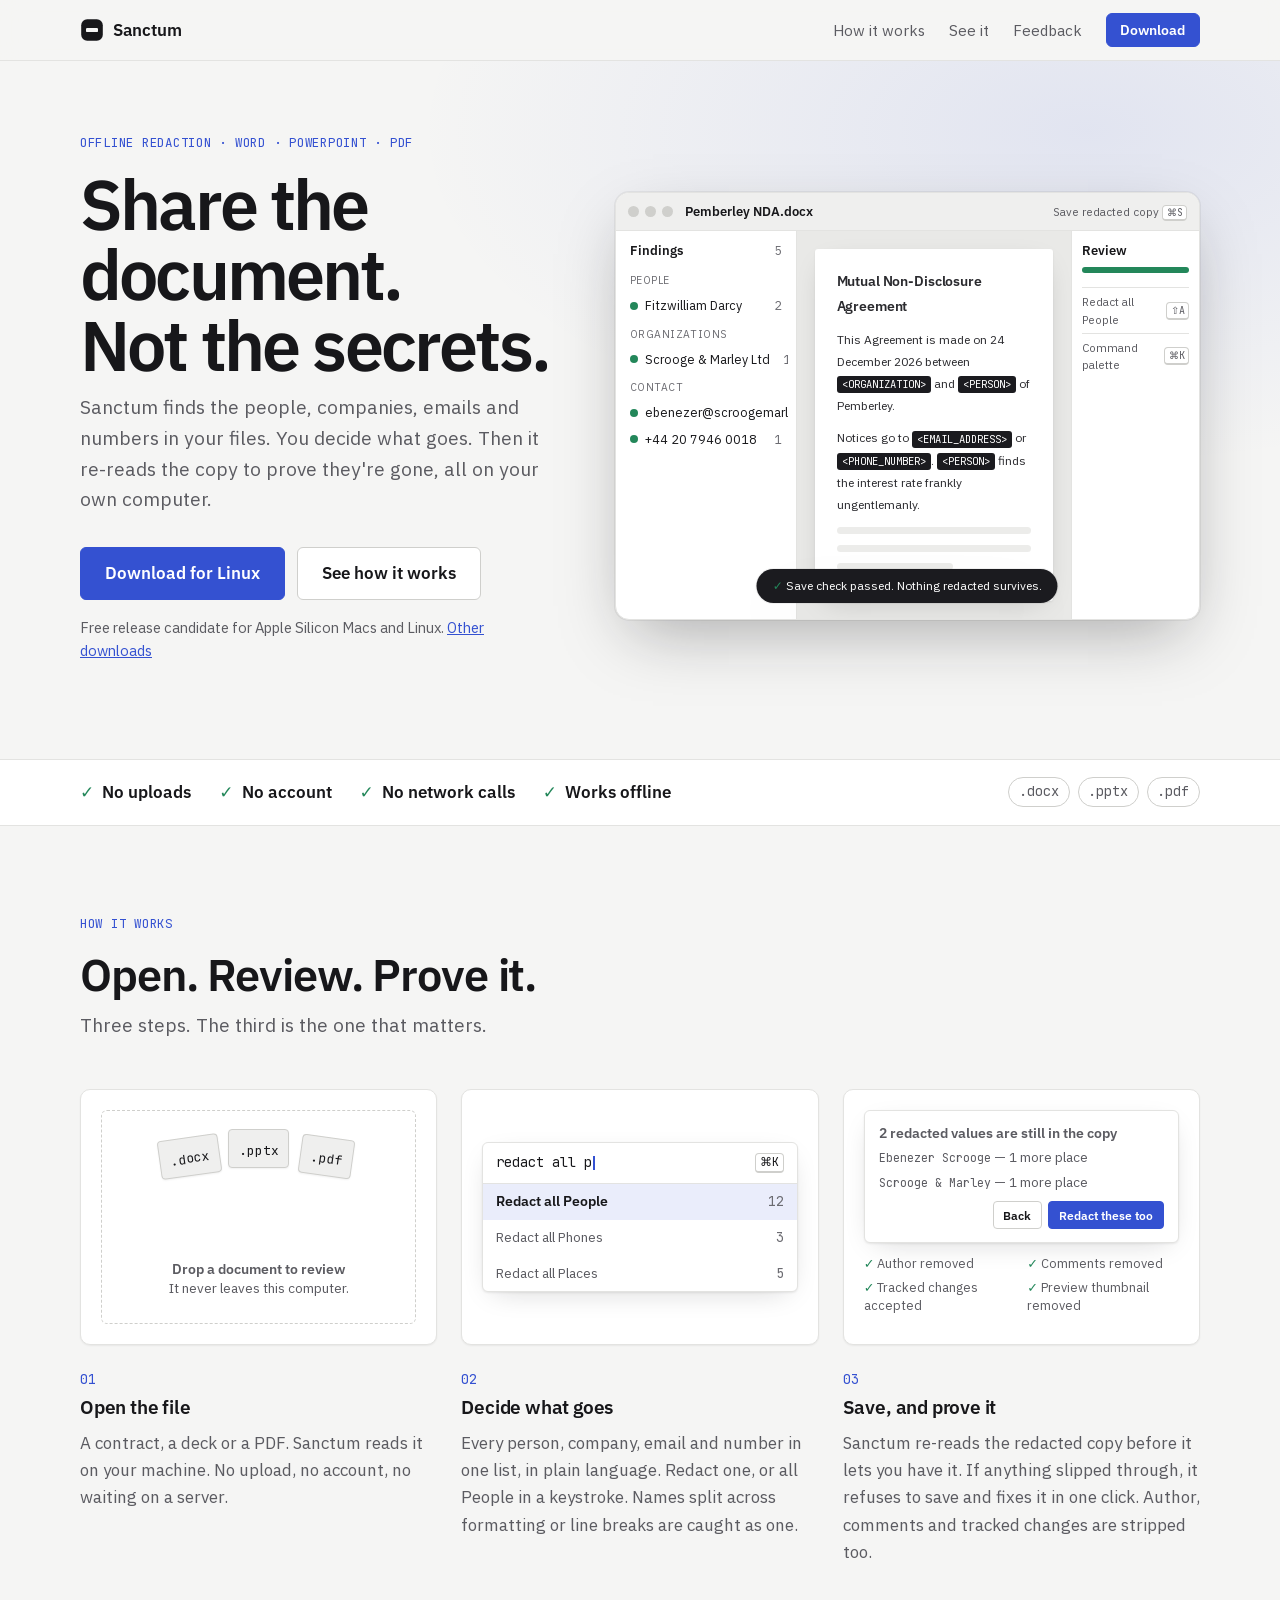
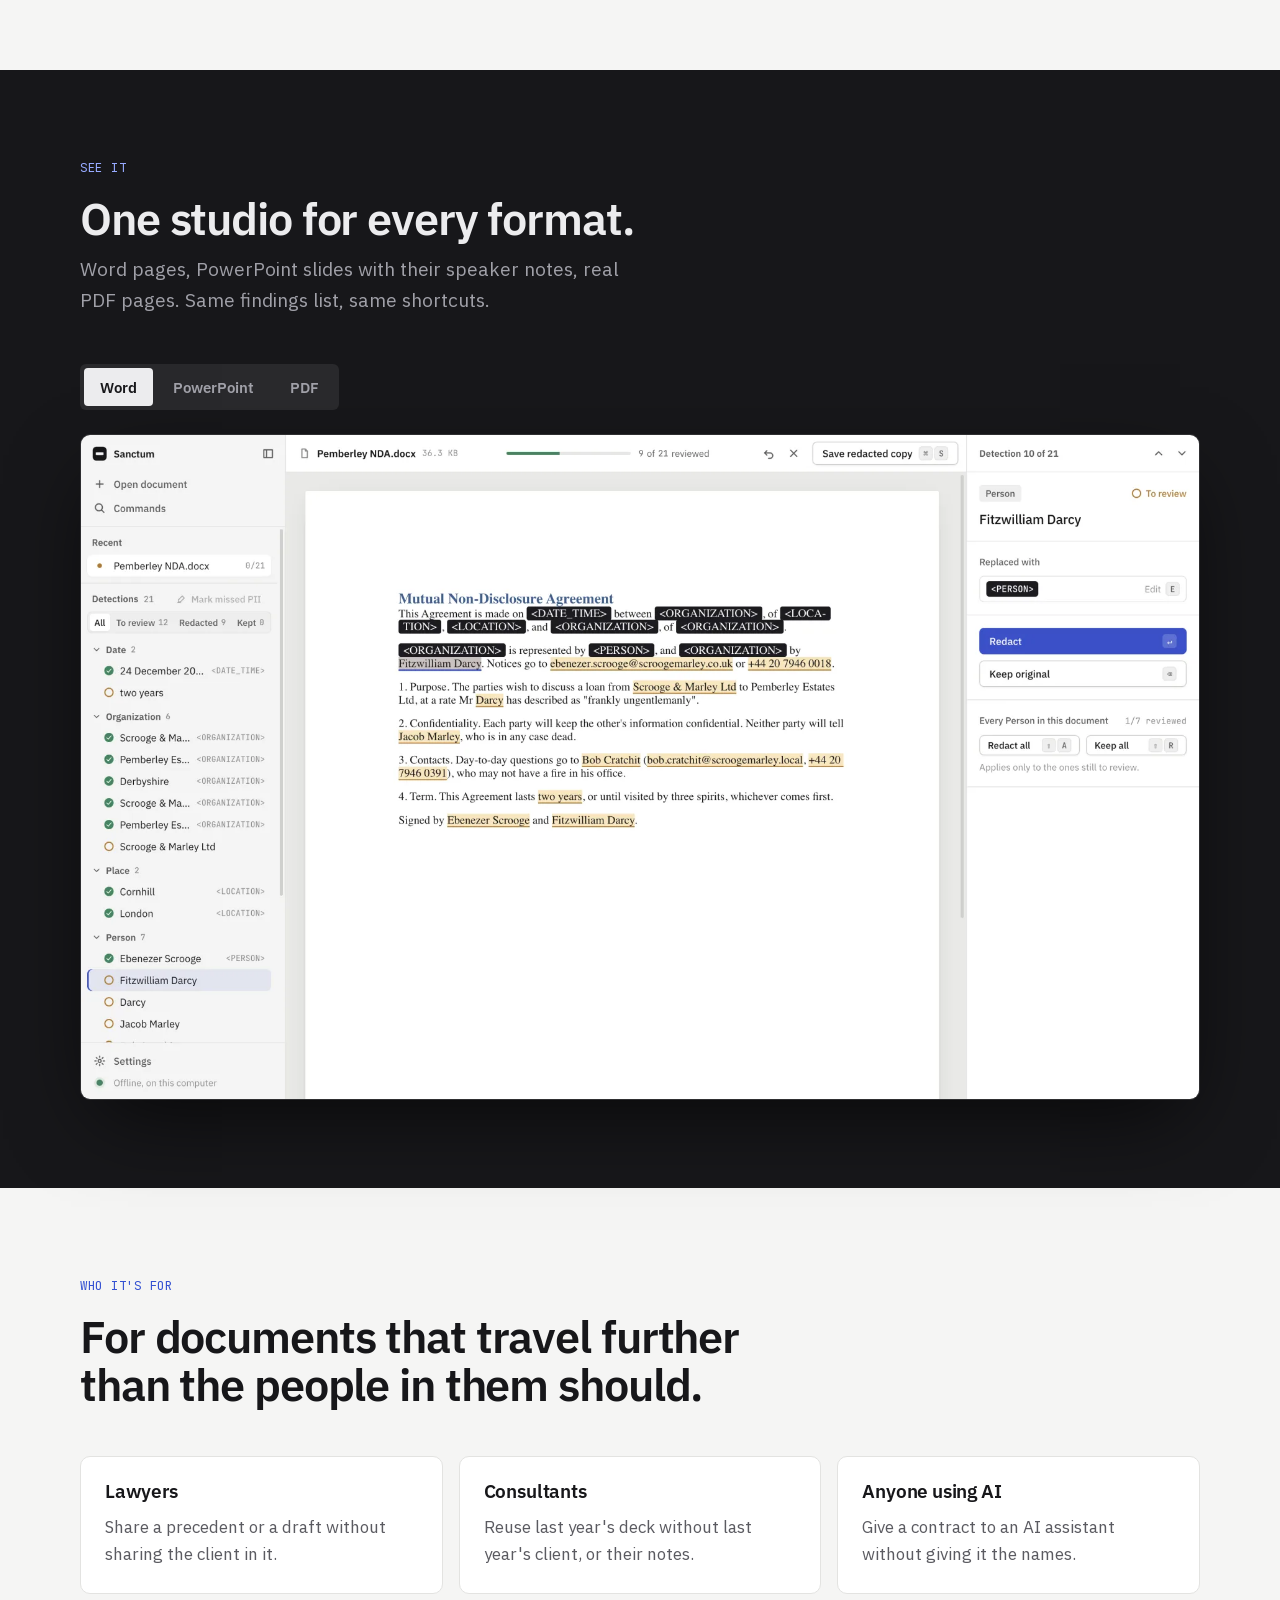
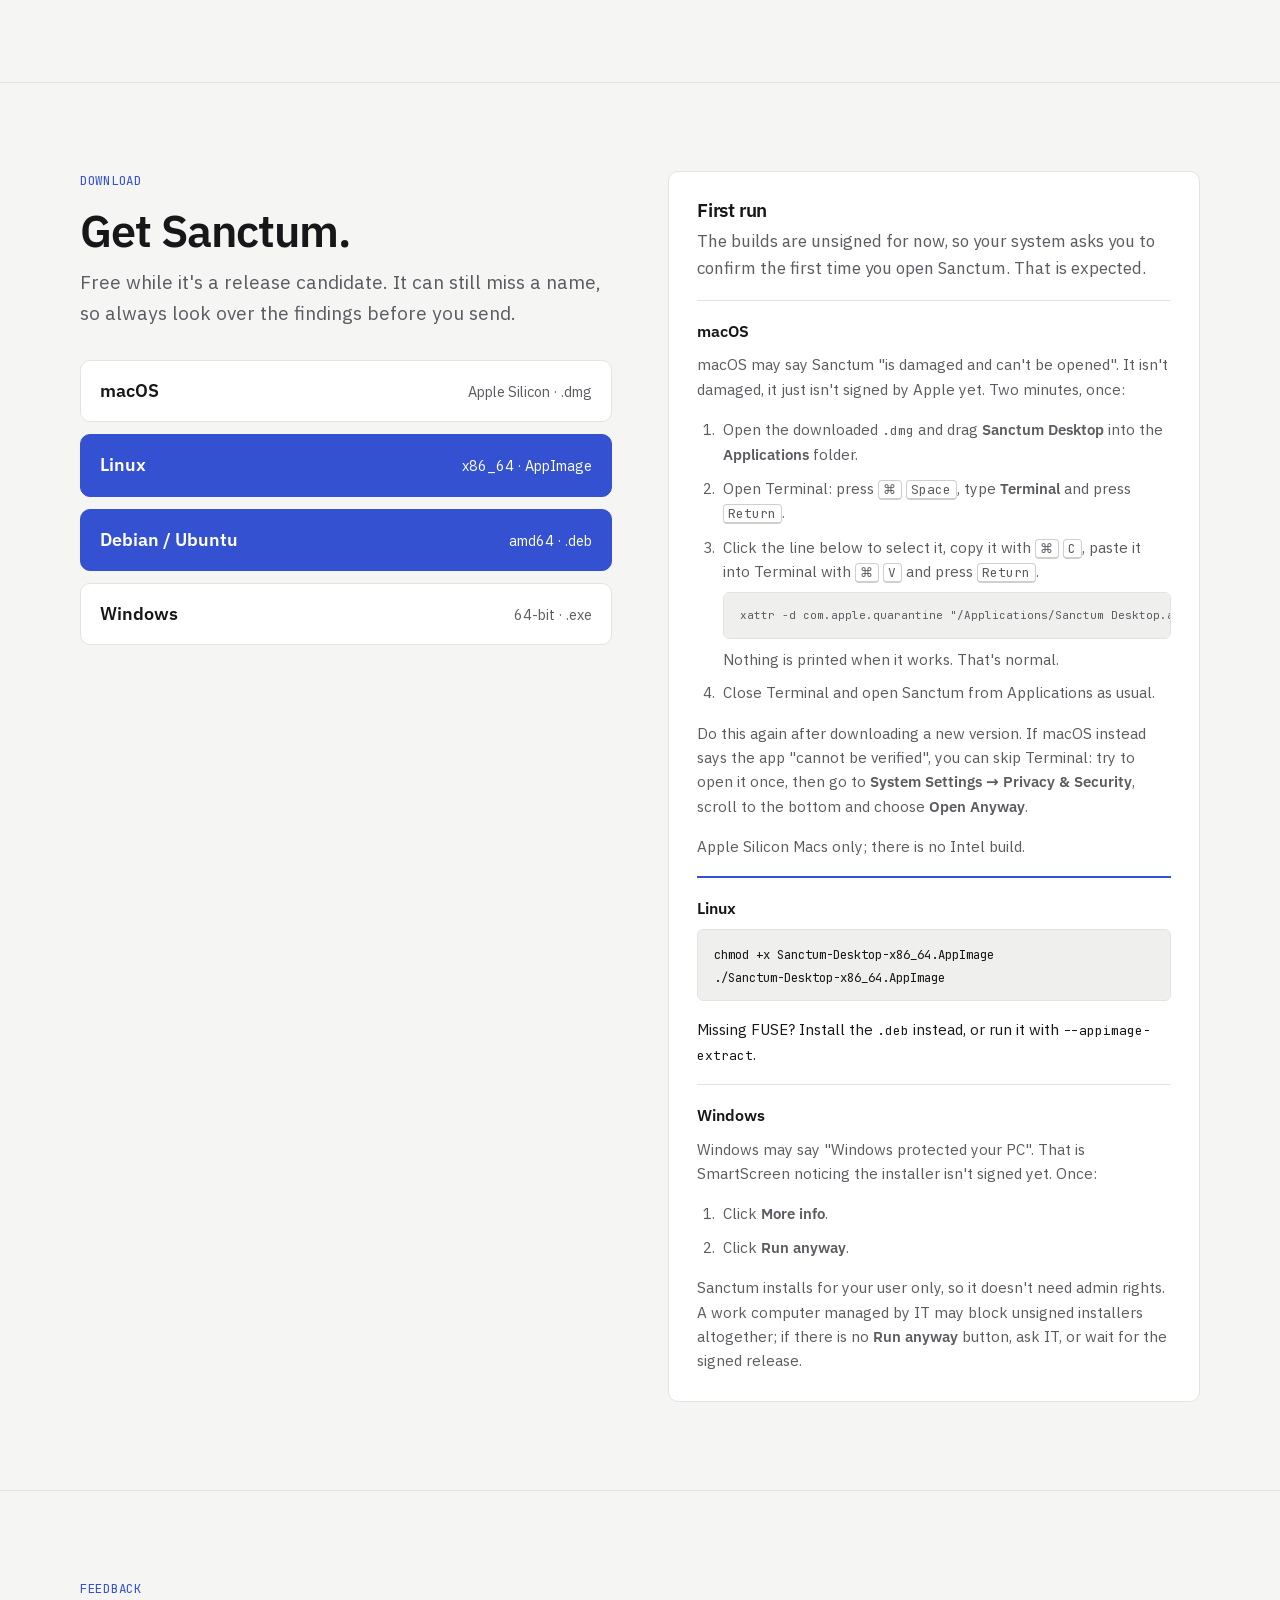
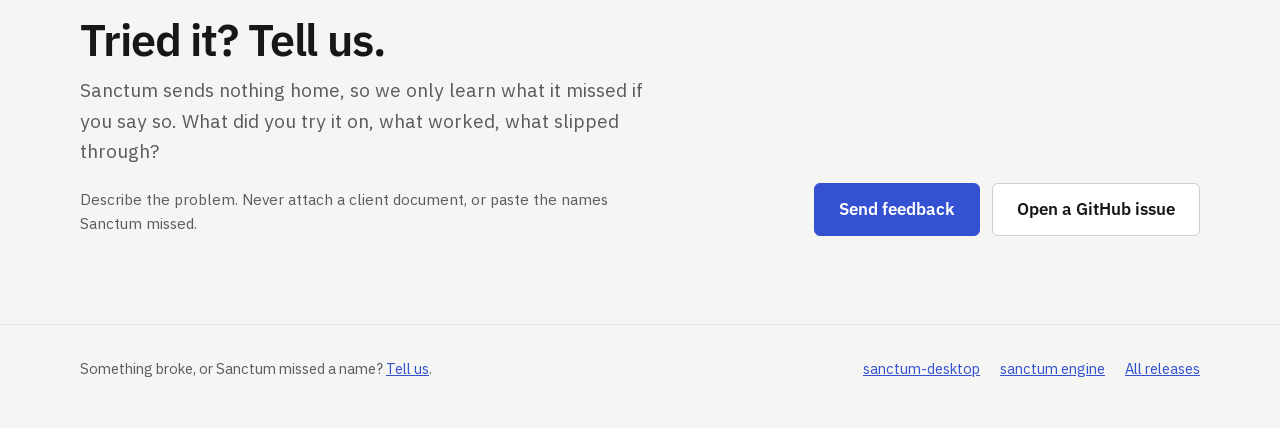
<file: site/index.html>
<!doctype html>
<html lang="en">
  <head>
    <meta charset="utf-8" />
    <meta name="viewport" content="width=device-width, initial-scale=1" />
    <title>Sanctum — Redact documents on your own computer</title>
    <meta
      name="description"
      content="Redact Word, PowerPoint and PDF files on your own computer. Sanctum finds the names, you decide, and it re-reads the copy to prove they're gone. Nothing is uploaded."
    />
    <meta name="color-scheme" content="light dark" />
    <link rel="icon" href="assets/emblem.svg" type="image/svg+xml" />
    <!-- Linked in dependency order: tokens first, since everything below
         resolves against its custom properties. HTTP/2 multiplexes these, so
         several files cost no more than one. -->
    <link rel="stylesheet" href="styles/tokens.css" />
    <link rel="stylesheet" href="styles/base.css" />
    <link rel="stylesheet" href="styles/hero.css" />
    <link rel="stylesheet" href="styles/content.css" />
    <link rel="stylesheet" href="styles/download.css" />
    <link
      rel="preload"
      href="assets/fonts/ibm-plex-sans-600.woff2"
      as="font"
      type="font/woff2"
      crossorigin
    />
    <link
      rel="preload"
      href="assets/fonts/ibm-plex-sans-400.woff2"
      as="font"
      type="font/woff2"
      crossorigin
    />
    <script type="module" src="js/main.js"></script>
  </head>

  <body>
    <header class="nav">
      <div class="wrap nav-inner">
        <a class="brand" href="#top">
          <!-- The app's own wordmark glyph: a redaction bar knocked out of a
               square (sanctum-desktop SanctumEmblem.tsx). -->
          <svg class="emblem" width="24" height="24" viewBox="0 0 20 20" aria-hidden="true">
            <rect x="1" y="1" width="18" height="18" rx="5" fill="currentColor" />
            <rect x="5" y="8.25" width="10" height="3.5" rx="1" fill="var(--bg)" />
          </svg>
          Sanctum
        </a>
        <nav aria-label="Sections">
          <a href="#how">How it works</a>
          <a href="#see">See it</a>
          <a href="#feedback">Feedback</a>
          <a class="btn btn-primary btn-sm" href="#download">Download</a>
        </nav>
      </div>
    </header>

    <main id="top">
      <!-- ================= Hero ================= -->
      <section class="hero">
        <div class="wrap hero-grid">
          <div class="hero-copy">
            <p class="eyebrow">Offline redaction · Word · PowerPoint · PDF</p>
            <h1>Share the document.<br />Not the secrets.</h1>
            <p class="lede">
              Sanctum finds the people, companies, emails and numbers in your
              files. You decide what goes. Then it re-reads the copy to prove
              they're gone, all on your own computer.
            </p>

            <!-- The visitor's own download is one click away. Without JS (no
                 data-os) only the generic button shows and leads to the full
                 list; the OS links carry their complete hrefs in the markup,
                 as every download on this page must. -->
            <div class="hero-actions">
              <a class="btn btn-primary btn-lg hero-dl" data-hero="any" href="#download"
                >Download Sanctum</a
              >
              <a
                class="btn btn-primary btn-lg hero-dl"
                data-hero="mac"
                href="https://github.com/FilippoTonci/sanctum-desktop/releases/latest/download/Sanctum-Desktop-arm64.dmg"
                >Download for macOS</a
              >
              <a
                class="btn btn-primary btn-lg hero-dl"
                data-hero="linux"
                href="https://github.com/FilippoTonci/sanctum-desktop/releases/latest/download/Sanctum-Desktop-x86_64.AppImage"
                >Download for Linux</a
              >
              <a class="btn btn-lg" href="#how">See how it works</a>
            </div>
            <p class="hero-note">
              Free release candidate for Apple Silicon Macs and Linux.
              <a href="#download">Other downloads</a>
            </p>
          </div>

          <!-- A live recreation of the Studio window, built from the app's own
               tokens. Decorative: everything it shows is said in text nearby. -->
          <div class="app" role="img" aria-label="The Sanctum review window: a contract with names, a company, an email and a phone number being replaced one by one, then a save check passing.">
            <div class="app-bar">
              <span class="lights"><i></i><i></i><i></i></span>
              <span class="app-title">Pemberley NDA.docx</span>
              <span class="app-save">Save redacted copy <kbd>⌘S</kbd></span>
            </div>
            <div class="app-body">
              <aside class="app-side">
                <div class="side-head">Findings <span>5</span></div>
                <div class="side-group">People</div>
                <div class="side-row r1"><i class="dot"></i>Fitzwilliam Darcy<b>2</b></div>
                <div class="side-group">Organizations</div>
                <div class="side-row r2"><i class="dot"></i>Scrooge &amp; Marley Ltd<b>1</b></div>
                <div class="side-group">Contact</div>
                <div class="side-row r3"><i class="dot"></i>ebenezer@scroogemarley.local<b>1</b></div>
                <div class="side-row r4"><i class="dot"></i>+44 20 7946 0018<b>1</b></div>
              </aside>
              <div class="app-canvas">
                <div class="page">
                  <span class="scan"></span>
                  <p class="page-title">Mutual Non-Disclosure Agreement</p>
                  <p>
                    This Agreement is made on 24 December 2026 between
                    <span class="f f2"><span class="o">Scrooge &amp; Marley Ltd</span><span class="t">&lt;ORGANIZATION&gt;</span></span>
                    and
                    <span class="f f1"><span class="o">Fitzwilliam Darcy</span><span class="t">&lt;PERSON&gt;</span></span>
                    of Pemberley.
                  </p>
                  <p>
                    Notices go to
                    <span class="f f3"><span class="o">ebenezer@scroogemarley.local</span><span class="t">&lt;EMAIL_ADDRESS&gt;</span></span>
                    or
                    <span class="f f4"><span class="o">+44 20 7946 0018</span><span class="t">&lt;PHONE_NUMBER&gt;</span></span>.
                    <span class="f f1"><span class="o">Fitzwilliam Darcy</span><span class="t">&lt;PERSON&gt;</span></span>
                    finds the interest rate frankly ungentlemanly.
                  </p>
                  <span class="line"></span><span class="line"></span><span class="line short"></span>
                </div>
              </div>
              <aside class="app-insp">
                <div class="insp-label">Review</div>
                <div class="insp-big"><span class="progress"><i></i></span></div>
                <div class="insp-row"><span>Redact all People</span><kbd>⇧A</kbd></div>
                <div class="insp-row"><span>Command palette</span><kbd>⌘K</kbd></div>
              </aside>
            </div>
            <div class="app-toast">
              <span class="toast-wait">Re-reading the redacted copy…</span>
              <span class="toast-ok"><b>✓</b> Save check passed. Nothing redacted survives.</span>
            </div>
          </div>
        </div>
      </section>

      <!-- ================= Trust strip ================= -->
      <div class="strip">
        <div class="wrap strip-inner">
          <ul class="promises">
            <li>No uploads</li>
            <li>No account</li>
            <li>No network calls</li>
            <li>Works offline</li>
          </ul>
          <ul class="formats" aria-label="Supported formats">
            <li>.docx</li>
            <li>.pptx</li>
            <li>.pdf</li>
          </ul>
        </div>
      </div>

      <!-- ================= How it works ================= -->
      <section id="how" class="how">
        <div class="wrap">
          <div class="section-head">
            <p class="eyebrow">How it works</p>
            <h2>Open. Review. Prove it.</h2>
            <p class="lede">
              Three steps. The third is the one that matters.
            </p>
          </div>

          <ol class="steps">
            <li class="step">
              <div class="vignette v-open" aria-hidden="true">
                <div class="drop">
                  <span class="file-chip fc1">.docx</span>
                  <span class="file-chip fc2">.pptx</span>
                  <span class="file-chip fc3">.pdf</span>
                  <p class="drop-title">Drop a document to review</p>
                  <p class="drop-sub">It never leaves this computer.</p>
                </div>
              </div>
              <span class="step-n">01</span>
              <h3>Open the file</h3>
              <p>
                A contract, a deck or a PDF. Sanctum reads it on your machine.
                No upload, no account, no waiting on a server.
              </p>
            </li>

            <li class="step">
              <div class="vignette v-review" aria-hidden="true">
                <div class="palette">
                  <div class="palette-input"><span class="typed">redact all p</span><span class="caret"></span><kbd>⌘K</kbd></div>
                  <div class="palette-item on"><span>Redact all People</span><b>12</b></div>
                  <div class="palette-item"><span>Redact all Phones</span><b>3</b></div>
                  <div class="palette-item"><span>Redact all Places</span><b>5</b></div>
                </div>
              </div>
              <span class="step-n">02</span>
              <h3>Decide what goes</h3>
              <p>
                Every person, company, email and number in one list, in plain
                language. Redact one, or all People in a keystroke. Names split
                across formatting or line breaks are caught as one.
              </p>
            </li>

            <li class="step">
              <div class="vignette v-prove" aria-hidden="true">
                <div class="sheet">
                  <p class="sheet-title">2 redacted values are still in the copy</p>
                  <p class="sheet-row"><code>Ebenezer Scrooge</code> — 1 more place</p>
                  <p class="sheet-row"><code>Scrooge &amp; Marley</code> — 1 more place</p>
                  <div class="sheet-actions"><span class="mini-btn">Back</span><span class="mini-btn mini-primary">Redact these too</span></div>
                </div>
                <ul class="scrubbed">
                  <li>Author removed</li>
                  <li>Comments removed</li>
                  <li>Tracked changes accepted</li>
                  <li>Preview thumbnail removed</li>
                </ul>
              </div>
              <span class="step-n">03</span>
              <h3>Save, and prove it</h3>
              <p>
                Sanctum re-reads the redacted copy before it lets you have it. If
                anything slipped through, it refuses to save and fixes it in one
                click. Author, comments and tracked changes are stripped too.
              </p>
            </li>
          </ol>
        </div>
      </section>

      <!-- ================= Screenshots ================= -->
      <!-- Tabs are radio buttons and CSS, so they work without JavaScript. -->
      <section id="see" class="see">
        <div class="wrap">
          <div class="section-head">
            <p class="eyebrow">See it</p>
            <h2>One studio for every format.</h2>
            <p class="lede">
              Word pages, PowerPoint slides with their speaker notes, real PDF
              pages. Same findings list, same shortcuts.
            </p>
          </div>

          <div class="shots">
            <input type="radio" name="shot" id="shot-word" checked />
            <input type="radio" name="shot" id="shot-pptx" />
            <input type="radio" name="shot" id="shot-pdf" />
            <div class="shot-tabs" role="presentation">
              <label for="shot-word">Word</label>
              <label for="shot-pptx">PowerPoint</label>
              <label for="shot-pdf">PDF</label>
            </div>
            <figure class="shot shot-word">
              <picture>
                <source srcset="assets/shots/word-dark.webp" media="(prefers-color-scheme: dark)" />
                <img src="assets/shots/word-light.webp" width="1800" height="1068" loading="lazy" alt="Sanctum reviewing a Word agreement between Scrooge &amp; Marley and Pemberley Estates: findings list on the left, the document in the middle, the selected finding on the right." />
              </picture>
            </figure>
            <figure class="shot shot-pptx">
              <picture>
                <source srcset="assets/shots/powerpoint-dark.webp" media="(prefers-color-scheme: dark)" />
                <img src="assets/shots/powerpoint-light.webp" width="1800" height="1068" loading="lazy" alt="Sanctum reviewing a PowerPoint deck for Jay Gatsby, with findings grouped by slide and speaker notes under each slide." />
              </picture>
            </figure>
            <figure class="shot shot-pdf">
              <picture>
                <source srcset="assets/shots/pdf-dark.webp" media="(prefers-color-scheme: dark)" />
                <img src="assets/shots/pdf-light.webp" width="1800" height="1068" loading="lazy" alt="Sanctum reviewing a PDF letter from Holmes &amp; Watson about Carfax Abbey, on its real page with a thumbnail." />
              </picture>
            </figure>
          </div>
        </div>
      </section>

      <!-- ================= Who it's for ================= -->
      <section class="who">
        <div class="wrap">
          <div class="section-head">
            <p class="eyebrow">Who it's for</p>
            <h2>For documents that travel further than the people in them should.</h2>
          </div>
          <div class="cards">
            <article class="card">
              <h3>Lawyers</h3>
              <p>Share a precedent or a draft without sharing the client in it.</p>
            </article>
            <article class="card">
              <h3>Consultants</h3>
              <p>Reuse last year's deck without last year's client, or their notes.</p>
            </article>
            <article class="card">
              <h3>Anyone using AI</h3>
              <p>Give a contract to an AI assistant without giving it the names.</p>
            </article>
          </div>
        </div>
      </section>

      <!-- ================= Download ================= -->
      <section id="download" class="download">
        <div class="wrap download-grid">
          <div>
            <p class="eyebrow">Download</p>
            <h2>Get Sanctum.</h2>
            <p class="lede">
              Free while it's a release candidate. It can still miss a name, so
              always look over the findings before you send.
            </p>

            <ul class="downloads">
              <li class="dl-item" data-for="mac">
                <a
                  class="dl"
                  data-platform="mac"
                  href="https://github.com/FilippoTonci/sanctum-desktop/releases/latest/download/Sanctum-Desktop-arm64.dmg"
                >
                  <span class="dl-os">macOS</span>
                  <span class="dl-meta">Apple Silicon · .dmg</span>
                </a>
              </li>
              <li class="dl-item" data-for="linux">
                <a
                  class="dl"
                  data-platform="linux"
                  href="https://github.com/FilippoTonci/sanctum-desktop/releases/latest/download/Sanctum-Desktop-x86_64.AppImage"
                >
                  <span class="dl-os">Linux</span>
                  <span class="dl-meta">x86_64 · AppImage</span>
                </a>
              </li>
              <li class="dl-item" data-for="linux">
                <a
                  class="dl"
                  data-platform="linux"
                  href="https://github.com/FilippoTonci/sanctum-desktop/releases/latest/download/sanctum-desktop-amd64.deb"
                >
                  <span class="dl-os">Debian / Ubuntu</span>
                  <span class="dl-meta">amd64 · .deb</span>
                </a>
              </li>
              <li class="dl-item" data-for="windows">
                <a
                  class="dl"
                  data-platform="windows"
                  href="https://github.com/FilippoTonci/sanctum-desktop/releases/latest/download/Sanctum-Desktop-Setup-x64.exe"
                >
                  <span class="dl-os">Windows</span>
                  <span class="dl-meta">64-bit · .exe</span>
                </a>
              </li>
            </ul>

            <p id="version" class="version" hidden></p>
          </div>

          <div class="first-run">
            <h3>First run</h3>
            <p class="first-run-note">
              The builds are unsigned for now, so your system asks you to
              confirm the first time you open Sanctum. That is expected.
            </p>

            <article class="instructions" data-for="mac">
              <h4>macOS</h4>
              <p>
                macOS may say Sanctum "is damaged and can't be opened". It isn't
                damaged, it just isn't signed by Apple yet. Two minutes, once:
              </p>
              <ol class="howto">
                <li>
                  Open the downloaded <code>.dmg</code> and drag
                  <strong>Sanctum Desktop</strong> into the
                  <strong>Applications</strong> folder.
                </li>
                <li>
                  Open Terminal: press <kbd>⌘</kbd> <kbd>Space</kbd>, type
                  <strong>Terminal</strong> and press <kbd>Return</kbd>.
                </li>
                <li>
                  Click the line below to select it, copy it with
                  <kbd>⌘</kbd> <kbd>C</kbd>, paste it into Terminal with
                  <kbd>⌘</kbd> <kbd>V</kbd> and press <kbd>Return</kbd>.
                  <!-- No -r: on macOS 15+ the recursive form fails with
                       "Operation not permitted" inside an installed app. -->
                  <pre class="select-all"><code>xattr -d com.apple.quarantine "/Applications/Sanctum Desktop.app"</code></pre>
                  Nothing is printed when it works. That's normal.
                </li>
                <li>
                  Close Terminal and open Sanctum from Applications as usual.
                </li>
              </ol>
              <p>
                Do this again after downloading a new version. If macOS instead
                says the app "cannot be verified", you can skip Terminal: try to
                open it once, then go to
                <strong>System Settings → Privacy &amp; Security</strong>, scroll
                to the bottom and choose <strong>Open Anyway</strong>.
              </p>
              <p>Apple Silicon Macs only; there is no Intel build.</p>
            </article>

            <article class="instructions" data-for="linux">
              <h4>Linux</h4>
              <pre><code>chmod +x Sanctum-Desktop-x86_64.AppImage
./Sanctum-Desktop-x86_64.AppImage</code></pre>
              <p>
                Missing FUSE? Install the <code>.deb</code> instead, or run it
                with <code>--appimage-extract</code>.
              </p>
            </article>

            <article class="instructions" data-for="windows">
              <h4>Windows</h4>
              <p>
                Windows may say "Windows protected your PC". That is SmartScreen
                noticing the installer isn't signed yet. Once:
              </p>
              <ol class="howto">
                <li>Click <strong>More info</strong>.</li>
                <li>Click <strong>Run anyway</strong>.</li>
              </ol>
              <p>
                Sanctum installs for your user only, so it doesn't need admin
                rights. A work computer managed by IT may block unsigned
                installers altogether; if there is no <strong>Run anyway</strong>
                button, ask IT, or wait for the signed release.
              </p>
            </article>
          </div>
        </div>
      </section>

      <!-- ================= Feedback ================= -->
      <!-- Email first: the people this is for rarely have a GitHub account,
           and the app collects nothing, so this is the only way we hear
           what it missed. -->
      <section id="feedback" class="feedback">
        <div class="wrap feedback-inner">
          <div>
            <p class="eyebrow">Feedback</p>
            <h2>Tried it? Tell us.</h2>
            <p class="lede">
              Sanctum sends nothing home, so we only learn what it missed if you
              say so. What did you try it on, what worked, what slipped through?
            </p>
            <p class="feedback-warning">
              Describe the problem. Never attach a client document, or paste
              the names Sanctum missed.
            </p>
          </div>
          <div class="feedback-actions">
            <a class="btn btn-primary btn-lg" href="mailto:feedback@sanctum.me.uk?subject=Sanctum%20feedback&amp;body=What%20did%20you%20try%20Sanctum%20on%3F%20%28The%20kind%20of%20document%2C%20not%20the%20document%20itself.%29%0A%0AWhat%20worked%3F%0A%0AWhat%20did%20it%20miss%2C%20or%20get%20wrong%3F%0A%0AYour%20computer%20%28macOS%20or%20Linux%29%20and%20the%20Sanctum%20version%3A%0A">Send feedback</a>
            <a class="btn btn-lg" href="https://github.com/FilippoTonci/sanctum-desktop/issues">Open a GitHub issue</a>
          </div>
        </div>
      </section>
    </main>

    <footer class="footer">
      <div class="wrap footer-inner">
        <p>
          Something broke, or Sanctum missed a name?
          <a href="#feedback">Tell us</a>.
        </p>
        <nav aria-label="Project">
          <a href="https://github.com/FilippoTonci/sanctum-desktop">sanctum-desktop</a>
          <a href="https://github.com/FilippoTonci/sanctum">sanctum engine</a>
          <a href="https://github.com/FilippoTonci/sanctum-desktop/releases">All releases</a>
        </nav>
      </div>
    </footer>
  </body>
</html>
</file>
<file: site/styles/tokens.css>
/* Fonts and design tokens. Everything else depends on this file, so it is
   linked first. */

/* Self-hosted so the page makes no third-party request. This page's pitch is
   "nothing leaves your computer" for a tool whose users care about exactly
   that, and Google Fonts transmits every visitor's IP to Google. Only the
   `latin` subset is included; licences in assets/fonts/OFL.txt. The files are
   the app's own, from @fontsource in sanctum-desktop.

   Paths are ../assets because url() in CSS resolves against the stylesheet,
   not the document — 'assets/...' from here would mean site/styles/assets/... */
@font-face {
  font-family: 'IBM Plex Sans';
  font-style: normal;
  font-weight: 400;
  font-display: swap;
  src: url('../assets/fonts/ibm-plex-sans-400.woff2') format('woff2');
}

@font-face {
  font-family: 'IBM Plex Sans';
  font-style: normal;
  font-weight: 600;
  font-display: swap;
  src: url('../assets/fonts/ibm-plex-sans-600.woff2') format('woff2');
}

@font-face {
  font-family: 'JetBrains Mono';
  font-style: normal;
  font-weight: 400;
  font-display: swap;
  src: url('../assets/fonts/jetbrains-mono-400.woff2') format('woff2');
}

/* The "Studio" tokens, copied from sanctum-desktop/src/renderer/src/index.css.
   If one looks wrong, fix it there and re-copy — the site and the app should
   not drift apart. --text-3 is the one addition the app does not need: the
   app's #8b8b91 misses AA on --bg, so the site darkens it. */
:root {
  color-scheme: light dark;

  --bg: #f5f5f4;
  --surface: #ffffff;
  --surface-2: #efefee;
  --surface-3: #e7e7e5;
  --canvas: #e9e9e7;
  --border: #e3e3e1;
  --border-strong: #cfcfcc;
  --text: #17171a;
  --text-2: #5b5b61;
  --text-3: #6b6b71;

  --accent: #3451d1;
  --accent-hover: #2a44b8;
  --accent-fg: #ffffff;
  --accent-soft: rgba(52, 81, 209, 0.1);
  --accent-ring: rgba(52, 81, 209, 0.45);

  --pending: #b7791f;
  --pending-soft: rgba(247, 190, 60, 0.28);
  --redacted: #23875a;
  --redacted-soft: rgba(35, 135, 90, 0.12);

  --token-bg: #1b1b1f;
  --token-fg: #ffffff;
  --band: #17171a;
  --band-text: #ececee;
  --band-text-2: #a0a0a8;

  --shadow-sm: 0 1px 2px rgba(20, 20, 24, 0.06);
  --shadow-page: 0 1px 2px rgba(20, 20, 24, 0.08), 0 8px 28px -12px rgba(20, 20, 24, 0.22);
  --shadow-pop: 0 0 0 1px rgba(20, 20, 24, 0.06), 0 24px 64px -16px rgba(20, 20, 24, 0.35);

  --font-ui: 'IBM Plex Sans', system-ui, -apple-system, 'Segoe UI', sans-serif;
  --font-mono: 'JetBrains Mono', ui-monospace, SFMono-Regular, Menlo, monospace;

  --r-sm: 4px;
  --r-md: 6px;
  --r-lg: 10px;
  --r-xl: 14px;
}

@media (prefers-color-scheme: dark) {
  :root {
    --bg: #131315;
    --surface: #1a1a1d;
    --surface-2: #232327;
    --surface-3: #2c2c31;
    --canvas: #0e0e10;
    --border: #2a2a2f;
    --border-strong: #3a3a40;
    --text: #ececee;
    --text-2: #a0a0a8;
    --text-3: #8e8e96;
    --accent: #7e95ff;
    --accent-hover: #97aaff;
    --accent-fg: #0e1233;
    --accent-soft: rgba(126, 149, 255, 0.16);
    --accent-ring: rgba(126, 149, 255, 0.55);
    --pending: #e0a84a;
    --pending-soft: rgba(247, 190, 60, 0.22);
    --redacted: #4cc38a;
    --redacted-soft: rgba(76, 195, 138, 0.14);
    --token-bg: #ececee;
    --token-fg: #131315;
    --band: #0e0e10;
    --band-text: #ececee;
    --band-text-2: #a0a0a8;
    --shadow-sm: 0 1px 2px rgba(0, 0, 0, 0.4);
    --shadow-page: 0 1px 2px rgba(0, 0, 0, 0.5), 0 12px 40px -12px rgba(0, 0, 0, 0.7);
    --shadow-pop: 0 0 0 1px rgba(255, 255, 255, 0.06), 0 24px 64px -16px rgba(0, 0, 0, 0.75);
  }
}
</file>
<file: site/styles/base.css>
/* Reset, page container, and the element defaults every section inherits. */

* {
  box-sizing: border-box;
}

html {
  scroll-behavior: smooth;
}

body {
  margin: 0;
  background: var(--bg);
  color: var(--text);
  font-family: var(--font-ui);
  font-size: 17px;
  line-height: 1.6;
  -webkit-font-smoothing: antialiased;
  text-rendering: optimizeLegibility;
  /* Wide mockups must never widen the page on a phone. */
  overflow-x: hidden;
}

/* 16px side gutter at phone width. */
.wrap {
  max-width: 72rem;
  margin: 0 auto;
  padding: 0 1rem;
}

section {
  padding: 5.5rem 0;
}

h1,
h2,
h3 {
  font-weight: 600;
  letter-spacing: -0.025em;
  line-height: 1.08;
  margin: 0 0 0.75rem;
}

h1 {
  font-size: clamp(2.6rem, 6.4vw, 4.4rem);
  letter-spacing: -0.04em;
  line-height: 1;
}

h2 {
  font-size: clamp(1.9rem, 4vw, 2.8rem);
}

h3 {
  font-size: 1.2rem;
  letter-spacing: -0.01em;
}

p {
  margin: 0 0 1rem;
}

.eyebrow {
  font-family: var(--font-mono);
  font-size: 0.78rem;
  letter-spacing: 0.06em;
  text-transform: uppercase;
  color: var(--accent);
  margin: 0 0 1rem;
}

.lede {
  font-size: 1.2rem;
  color: var(--text-2);
  max-width: 36rem;
}

.section-head {
  max-width: 44rem;
  margin-bottom: 3rem;
}

code,
pre,
kbd {
  font-family: var(--font-mono);
  font-size: 0.85em;
}

kbd {
  border: 1px solid var(--border-strong);
  border-bottom-width: 2px;
  border-radius: var(--r-sm);
  padding: 0 0.35em;
  background: var(--surface);
}

pre {
  background: var(--surface-2);
  border: 1px solid var(--border);
  border-radius: var(--r-md);
  padding: 0.75rem 1rem;
  /* Long commands scroll rather than widening the page on a phone. */
  overflow-x: auto;
  margin: 0 0 1rem;
}

a {
  color: var(--accent);
}

a:hover {
  color: var(--accent-hover);
}

:focus-visible {
  outline: 2px solid var(--accent-ring);
  outline-offset: 2px;
}

/* ---- Buttons ---- */

.btn {
  display: inline-flex;
  align-items: center;
  gap: 0.5rem;
  padding: 0.8rem 1.3rem;
  border-radius: var(--r-md);
  border: 1px solid var(--border-strong);
  background: var(--surface);
  color: var(--text);
  font-weight: 600;
  font-size: 1rem;
  text-decoration: none;
  line-height: 1.2;
}

.btn:hover {
  color: var(--text);
  border-color: var(--text-3);
}

.btn-primary {
  background: var(--accent);
  border-color: var(--accent);
  color: var(--accent-fg);
}

.btn-primary:hover {
  background: var(--accent-hover);
  border-color: var(--accent-hover);
  color: var(--accent-fg);
}
</file>
<file: site/styles/hero.css>
/* Nav, hero, and the animated recreation of the Studio window.

   The animation runs on a 12s loop. The base (un-animated) styles below are
   the FINAL frame — every value replaced, save check passed — so anyone with
   reduced motion turned on, and any browser that drops the animation, sees the
   finished result rather than a half-redacted document. */

/* ---- Nav ---- */

.nav {
  position: sticky;
  top: 0;
  z-index: 10;
  background: color-mix(in srgb, var(--bg) 92%, transparent);
  backdrop-filter: saturate(1.4) blur(12px);
  -webkit-backdrop-filter: saturate(1.4) blur(12px);
  border-bottom: 1px solid var(--border);
}

.nav-inner {
  display: flex;
  align-items: center;
  justify-content: space-between;
  height: 3.75rem;
}

.brand {
  display: inline-flex;
  align-items: center;
  gap: 0.55rem;
  font-weight: 600;
  font-size: 1.05rem;
  color: var(--text);
  text-decoration: none;
  letter-spacing: -0.01em;
}

.brand:hover {
  color: var(--text);
}

.emblem {
  color: var(--text);
}

.nav nav {
  display: flex;
  align-items: center;
  gap: 1.5rem;
  font-size: 0.95rem;
}

.nav nav a:not(.btn) {
  color: var(--text-2);
  text-decoration: none;
}

.nav nav a:not(.btn):hover {
  color: var(--text);
}

.btn-sm {
  padding: 0.45rem 0.85rem;
  font-size: 0.9rem;
}

@media (max-width: 34rem) {
  .nav nav a:not(.btn) {
    display: none;
  }
}

/* ---- Hero ---- */

.hero {
  padding: 4.5rem 0 5rem;
  background:
    radial-gradient(60rem 30rem at 85% 10%, var(--accent-soft), transparent 70%),
    var(--bg);
}

.hero-grid {
  display: grid;
  grid-template-columns: minmax(0, 0.9fr) minmax(0, 1.1fr);
  gap: 3.5rem;
  align-items: center;
}

@media (max-width: 60rem) {
  .hero-grid {
    grid-template-columns: minmax(0, 1fr);
    gap: 3rem;
  }
}

.hero-actions {
  display: flex;
  flex-wrap: wrap;
  gap: 0.75rem;
  margin: 2rem 0 1rem;
}

.btn-lg {
  padding: 0.95rem 1.5rem;
  font-size: 1.05rem;
}

/* Only one primary download shows. Without JS there is no data-os, so the
   generic button (which leads to the full list) is the one. */
.hero-dl[data-hero='mac'],
.hero-dl[data-hero='linux'] {
  display: none;
}

body[data-os='mac'] .hero-dl[data-hero='mac'],
body[data-os='linux'] .hero-dl[data-hero='linux'] {
  display: inline-flex;
}

body[data-os='mac'] .hero-dl[data-hero='any'],
body[data-os='linux'] .hero-dl[data-hero='any'] {
  display: none;
}

.hero-note {
  font-size: 0.92rem;
  color: var(--text-2);
}

/* ---- The app window ---- */

.app {
  --cycle: 12s;
  /* Start a second in, so the first thing a visitor sees is findings lit up
     rather than an empty sidebar. */
  --start: -1.2s;
  position: relative;
  background: var(--surface);
  border: 1px solid var(--border);
  border-radius: var(--r-xl);
  box-shadow: var(--shadow-pop);
  overflow: hidden;
  font-size: 12.5px;
  line-height: 1.5;
}

.app-bar {
  display: flex;
  align-items: center;
  gap: 0.75rem;
  height: 38px;
  padding: 0 12px;
  background: var(--surface-2);
  border-bottom: 1px solid var(--border);
  color: var(--text-2);
}

.lights {
  display: flex;
  gap: 6px;
}

.lights i {
  width: 11px;
  height: 11px;
  border-radius: 50%;
  background: var(--border-strong);
}

.app-title {
  flex: 1;
  font-weight: 600;
  color: var(--text);
  white-space: nowrap;
  overflow: hidden;
  text-overflow: ellipsis;
}

.app-save {
  white-space: nowrap;
  font-size: 11.5px;
}

.app-body {
  display: grid;
  grid-template-columns: 31% minmax(0, 1fr) 22%;
  min-height: 320px;
}

/* Sidebar: findings list */

.app-side {
  border-right: 1px solid var(--border);
  padding: 10px 8px;
  min-width: 0;
}

.side-head {
  display: flex;
  justify-content: space-between;
  font-weight: 600;
  padding: 0 6px 6px;
}

.side-head span,
.side-row b {
  font-weight: 400;
  color: var(--text-3);
  font-variant-numeric: tabular-nums;
}

.side-group {
  font-size: 10.5px;
  text-transform: uppercase;
  letter-spacing: 0.05em;
  color: var(--text-3);
  padding: 8px 6px 3px;
}

.side-row {
  display: flex;
  align-items: center;
  gap: 7px;
  padding: 4px 6px;
  border-radius: var(--r-sm);
  white-space: nowrap;
  overflow: hidden;
  text-overflow: ellipsis;
}

.side-row b {
  margin-left: auto;
  padding-left: 6px;
}

.dot {
  flex: none;
  width: 8px;
  height: 8px;
  border-radius: 50%;
  background: var(--redacted);
}

/* Canvas: the document */

.app-canvas {
  background: var(--canvas);
  padding: 18px;
  min-width: 0;
}

.page {
  position: relative;
  overflow: hidden;
  background: #fff;
  color: #2a2a2e;
  border-radius: 3px;
  box-shadow: var(--shadow-page);
  padding: 20px 22px;
  height: 100%;
  font-size: 12px;
  line-height: 1.85;
}

.page p {
  margin: 0 0 10px;
}

.page-title {
  font-weight: 600;
  font-size: 13.5px;
  letter-spacing: -0.01em;
}

.line {
  display: block;
  height: 7px;
  margin: 11px 0;
  border-radius: 4px;
  background: #ececea;
}

.line.short {
  width: 60%;
}

.scan {
  position: absolute;
  left: 0;
  right: 0;
  top: 0;
  height: 40px;
  background: linear-gradient(to bottom, transparent, rgba(52, 81, 209, 0.14), transparent);
  opacity: 0;
  pointer-events: none;
}

/* A finding: the original collapses as its replacement grows, so the line
   reflows the way it does in the redacted copy. */
.f {
  border-radius: 3px;
}

.f .o,
.f .t {
  display: inline-block;
  overflow: hidden;
  white-space: nowrap;
  vertical-align: bottom;
}

.f .o {
  max-width: 0;
}

.f .t {
  max-width: 14em;
  font-family: var(--font-mono);
  font-size: 10.5px;
  line-height: 1.6;
  padding: 0 5px;
  margin: 2px 0;
  border-radius: 3px;
  background: #1b1b1f;
  color: #fff;
}

/* Inspector */

.app-insp {
  border-left: 1px solid var(--border);
  padding: 10px 10px;
  min-width: 0;
  color: var(--text-2);
}

.insp-label {
  font-weight: 600;
  color: var(--text);
  margin-bottom: 8px;
}

.progress {
  display: block;
  height: 6px;
  border-radius: 3px;
  background: var(--surface-3);
  overflow: hidden;
  margin-bottom: 14px;
}

.progress i {
  display: block;
  height: 100%;
  width: 100%;
  background: var(--redacted);
}

.insp-row {
  display: flex;
  justify-content: space-between;
  align-items: center;
  gap: 6px;
  padding: 5px 0;
  border-top: 1px solid var(--border);
  font-size: 11.5px;
}

.app kbd {
  font-size: 10px;
  white-space: nowrap;
}

/* Toast */

.app-toast {
  position: absolute;
  left: 50%;
  bottom: 16px;
  transform: translateX(-50%);
  display: grid;
  background: var(--token-bg);
  color: var(--token-fg);
  border-radius: 999px;
  padding: 8px 16px;
  font-size: 12px;
  white-space: nowrap;
  box-shadow: var(--shadow-pop);
}

.app-toast > * {
  grid-area: 1 / 1;
}

.toast-wait {
  opacity: 0;
}

.toast-ok b {
  color: var(--redacted);
}

/* Narrow windows drop the side panels. Never with display: none — that
   cancels their animations, and showing them again restarts them out of step
   with the document. Taken out of flow and hidden, they keep the one clock. */
@media (max-width: 40rem) {
  .app-insp {
    position: absolute;
    visibility: hidden;
  }

  .app-body {
    grid-template-columns: 38% minmax(0, 1fr);
    min-height: 280px;
  }

  .app-canvas {
    padding: 10px;
  }

  .page {
    padding: 14px;
  }

  .app-save {
    display: none;
  }
}

@media (max-width: 26rem) {
  .app-side {
    position: absolute;
    visibility: hidden;
  }

  .app-body {
    grid-template-columns: minmax(0, 1fr);
  }
}

/* ---- The loop ----
   0–8%    scan; findings light up amber, rows appear
   24–50%  each finding flips to its replacement, its row turns green
   56–64%  "re-reading the copy"
   64–92%  save check passed
   92–100% reset */

@media (prefers-reduced-motion: no-preference) {
  .scan {
    animation: scan var(--cycle) var(--start) infinite;
  }

  .toast-wait {
    animation: toast-wait var(--cycle) var(--start) infinite;
  }

  .toast-ok {
    animation: toast-ok var(--cycle) var(--start) infinite;
  }

  .app-toast {
    animation: toast var(--cycle) var(--start) infinite;
  }

  .progress i {
    animation: progress var(--cycle) var(--start) infinite;
  }

  .f1 { animation: hl1 var(--cycle) var(--start) infinite; }
  .f2 { animation: hl2 var(--cycle) var(--start) infinite; }
  .f3 { animation: hl3 var(--cycle) var(--start) infinite; }
  .f4 { animation: hl4 var(--cycle) var(--start) infinite; }
  .f1 .o { animation: o1 var(--cycle) var(--start) infinite; }
  .f2 .o { animation: o2 var(--cycle) var(--start) infinite; }
  .f3 .o { animation: o3 var(--cycle) var(--start) infinite; }
  .f4 .o { animation: o4 var(--cycle) var(--start) infinite; }
  .f1 .t { animation: t1 var(--cycle) var(--start) infinite; }
  .f2 .t { animation: t2 var(--cycle) var(--start) infinite; }
  .f3 .t { animation: t3 var(--cycle) var(--start) infinite; }
  .f4 .t { animation: t4 var(--cycle) var(--start) infinite; }
  .r1 { animation: row1 var(--cycle) var(--start) infinite; }
  .r2 { animation: row2 var(--cycle) var(--start) infinite; }
  .r3 { animation: row3 var(--cycle) var(--start) infinite; }
  .r4 { animation: row4 var(--cycle) var(--start) infinite; }
  .r1 .dot { animation: dot1 var(--cycle) var(--start) infinite; }
  .r2 .dot { animation: dot2 var(--cycle) var(--start) infinite; }
  .r3 .dot { animation: dot3 var(--cycle) var(--start) infinite; }
  .r4 .dot { animation: dot4 var(--cycle) var(--start) infinite; }
}

@keyframes scan {
  0% { top: -40px; opacity: 1; }
  8% { top: 100%; opacity: 1; }
  9%, 100% { opacity: 0; }
}

@keyframes toast {
  0%, 54% { opacity: 0; transform: translate(-50%, 10px); }
  57%, 92% { opacity: 1; transform: translate(-50%, 0); }
  96%, 100% { opacity: 0; transform: translate(-50%, 10px); }
}

@keyframes toast-wait {
  0%, 63% { opacity: 1; }
  65%, 100% { opacity: 0; }
}

@keyframes toast-ok {
  0%, 63% { opacity: 0; }
  65%, 100% { opacity: 1; }
}

@keyframes progress {
  0%, 22% { width: 0; }
  26% { width: 25%; }
  34% { width: 50%; }
  42% { width: 75%; }
  50%, 92% { width: 100%; }
  97%, 100% { width: 0; }
}

/* Per finding: amber from 8%, flip at F (24/32/40/48%), hold, reset at 92%. */
@keyframes hl1 { 0%, 7% { box-shadow: none; } 9%, 24% { background: var(--pending-soft); box-shadow: inset 0 -2px var(--pending); } 26%, 100% { background: transparent; box-shadow: none; } }
@keyframes hl2 { 0%, 7% { box-shadow: none; } 9%, 32% { background: var(--pending-soft); box-shadow: inset 0 -2px var(--pending); } 34%, 100% { background: transparent; box-shadow: none; } }
@keyframes hl3 { 0%, 7% { box-shadow: none; } 9%, 40% { background: var(--pending-soft); box-shadow: inset 0 -2px var(--pending); } 42%, 100% { background: transparent; box-shadow: none; } }
@keyframes hl4 { 0%, 7% { box-shadow: none; } 9%, 48% { background: var(--pending-soft); box-shadow: inset 0 -2px var(--pending); } 50%, 100% { background: transparent; box-shadow: none; } }

@keyframes o1 { 0%, 24% { max-width: 20em; } 27%, 92% { max-width: 0; } 96%, 100% { max-width: 20em; } }
@keyframes o2 { 0%, 32% { max-width: 20em; } 35%, 92% { max-width: 0; } 96%, 100% { max-width: 20em; } }
@keyframes o3 { 0%, 40% { max-width: 20em; } 43%, 92% { max-width: 0; } 96%, 100% { max-width: 20em; } }
@keyframes o4 { 0%, 48% { max-width: 20em; } 51%, 92% { max-width: 0; } 96%, 100% { max-width: 20em; } }

@keyframes t1 { 0%, 24% { max-width: 0; padding: 0; opacity: 0; } 27%, 92% { max-width: 14em; padding: 0 5px; opacity: 1; } 96%, 100% { max-width: 0; padding: 0; opacity: 0; } }
@keyframes t2 { 0%, 32% { max-width: 0; padding: 0; opacity: 0; } 35%, 92% { max-width: 14em; padding: 0 5px; opacity: 1; } 96%, 100% { max-width: 0; padding: 0; opacity: 0; } }
@keyframes t3 { 0%, 40% { max-width: 0; padding: 0; opacity: 0; } 43%, 92% { max-width: 14em; padding: 0 5px; opacity: 1; } 96%, 100% { max-width: 0; padding: 0; opacity: 0; } }
@keyframes t4 { 0%, 48% { max-width: 0; padding: 0; opacity: 0; } 51%, 92% { max-width: 14em; padding: 0 5px; opacity: 1; } 96%, 100% { max-width: 0; padding: 0; opacity: 0; } }

/* Rows appear during the scan and are "selected" just before their flip. */
@keyframes row1 { 0%, 6% { opacity: 0; } 9% { opacity: 1; } 18%, 25% { opacity: 1; background: var(--accent-soft); } 27%, 92% { opacity: 1; background: transparent; } 97%, 100% { opacity: 0; } }
@keyframes row2 { 0%, 7% { opacity: 0; } 10% { opacity: 1; } 27%, 33% { opacity: 1; background: var(--accent-soft); } 35%, 92% { opacity: 1; background: transparent; } 97%, 100% { opacity: 0; } }
@keyframes row3 { 0%, 8% { opacity: 0; } 11% { opacity: 1; } 35%, 41% { opacity: 1; background: var(--accent-soft); } 43%, 92% { opacity: 1; background: transparent; } 97%, 100% { opacity: 0; } }
@keyframes row4 { 0%, 9% { opacity: 0; } 12% { opacity: 1; } 43%, 49% { opacity: 1; background: var(--accent-soft); } 51%, 92% { opacity: 1; background: transparent; } 97%, 100% { opacity: 0; } }

@keyframes dot1 { 0%, 24% { background: var(--pending); } 26%, 100% { background: var(--redacted); } }
@keyframes dot2 { 0%, 32% { background: var(--pending); } 34%, 100% { background: var(--redacted); } }
@keyframes dot3 { 0%, 40% { background: var(--pending); } 42%, 100% { background: var(--redacted); } }
@keyframes dot4 { 0%, 48% { background: var(--pending); } 50%, 100% { background: var(--redacted); } }
</file>
<file: site/styles/content.css>
/* Everything between the hero and the download: the trust strip, the three
   steps and their vignettes, the screenshot tabs, the audience cards, the
   feedback block, and the footer. */

/* ---- Trust strip ---- */

.strip {
  border-top: 1px solid var(--border);
  border-bottom: 1px solid var(--border);
  background: var(--surface);
}

.strip-inner {
  display: flex;
  flex-wrap: wrap;
  align-items: center;
  justify-content: space-between;
  gap: 1rem 2rem;
  padding-top: 1.1rem;
  padding-bottom: 1.1rem;
}

.promises,
.formats {
  list-style: none;
  margin: 0;
  padding: 0;
  display: flex;
  flex-wrap: wrap;
  gap: 0.5rem 1.75rem;
}

.promises li {
  font-weight: 600;
  display: inline-flex;
  align-items: center;
  gap: 0.5rem;
}

.promises li::before {
  content: '✓';
  color: var(--redacted);
  font-weight: 600;
}

.formats {
  gap: 0.5rem;
}

.formats li {
  font-family: var(--font-mono);
  font-size: 0.85rem;
  padding: 0.2rem 0.6rem;
  border: 1px solid var(--border-strong);
  border-radius: 999px;
  color: var(--text-2);
}

/* ---- How it works ---- */

.steps {
  list-style: none;
  margin: 0;
  padding: 0;
  display: grid;
  grid-template-columns: repeat(3, minmax(0, 1fr));
  gap: 1.5rem;
}

@media (max-width: 56rem) {
  .steps {
    grid-template-columns: minmax(0, 1fr);
  }
}

.step p {
  color: var(--text-2);
}

.step-n {
  display: block;
  font-family: var(--font-mono);
  font-size: 0.85rem;
  color: var(--accent);
  margin: 1.5rem 0 0.4rem;
}

.vignette {
  height: 16rem;
  border: 1px solid var(--border);
  border-radius: var(--r-lg);
  background: var(--surface);
  box-shadow: var(--shadow-sm);
  display: flex;
  flex-direction: column;
  align-items: center;
  justify-content: center;
  gap: 0.75rem;
  padding: 1.25rem;
  overflow: hidden;
  font-size: 0.85rem;
  line-height: 1.45;
}

/* 01 Open */

.drop {
  position: relative;
  width: 100%;
  height: 100%;
  border: 1.5px dashed var(--border-strong);
  border-radius: var(--r-md);
  display: flex;
  flex-direction: column;
  align-items: center;
  justify-content: flex-end;
  padding-bottom: 1.5rem;
  text-align: center;
}

.drop-title {
  font-weight: 600;
  margin: 0;
}

.drop-sub {
  margin: 0;
  color: var(--text-2);
}

.file-chip {
  position: absolute;
  top: 1.6rem;
  font-family: var(--font-mono);
  font-size: 0.8rem;
  padding: 0.75rem 0.6rem 0.4rem;
  border: 1px solid var(--border-strong);
  border-radius: var(--r-sm);
  background: var(--surface-2);
  box-shadow: var(--shadow-sm);
}

.fc1 { left: calc(50% - 6.2rem); transform: rotate(-8deg); }
.fc2 { left: calc(50% - 1.9rem); top: 1.1rem; }
.fc3 { left: calc(50% + 2.6rem); transform: rotate(8deg); }

/* 02 Review: the command palette */

.palette {
  width: 100%;
  border: 1px solid var(--border);
  border-radius: var(--r-md);
  background: var(--surface);
  box-shadow: var(--shadow-page);
  overflow: hidden;
}

.palette-input {
  display: flex;
  align-items: center;
  padding: 0.65rem 0.8rem;
  border-bottom: 1px solid var(--border);
  font-family: var(--font-mono);
}

.palette-input kbd {
  margin-left: auto;
}

.typed {
  display: inline-block;
  overflow: hidden;
  white-space: nowrap;
}

.caret {
  width: 1.5px;
  height: 1.1em;
  background: var(--accent);
  margin-left: 1px;
}

.palette-item {
  display: flex;
  justify-content: space-between;
  padding: 0.5rem 0.8rem;
  color: var(--text-2);
}

.palette-item b {
  font-weight: 400;
  font-family: var(--font-mono);
  color: var(--text-3);
}

.palette-item.on {
  background: var(--accent-soft);
  color: var(--text);
  font-weight: 600;
}

/* 03 Prove: the save-check sheet and the scrubbed list */

.v-prove {
  justify-content: flex-start;
  align-items: stretch;
}

.sheet {
  border: 1px solid var(--border);
  border-radius: var(--r-md);
  padding: 0.8rem 0.9rem;
  box-shadow: var(--shadow-page);
  background: var(--surface);
}

.sheet p {
  margin: 0 0 0.3rem;
}

.sheet-title {
  font-weight: 600;
}

.sheet-row {
  color: var(--text-2);
}

.sheet-actions {
  display: flex;
  justify-content: flex-end;
  gap: 0.4rem;
  margin-top: 0.55rem;
}

.mini-btn {
  font-size: 0.78rem;
  font-weight: 600;
  padding: 0.25rem 0.6rem;
  border: 1px solid var(--border-strong);
  border-radius: var(--r-sm);
}

.mini-primary {
  background: var(--accent);
  border-color: var(--accent);
  color: var(--accent-fg);
}

.scrubbed {
  list-style: none;
  margin: 0;
  padding: 0;
  display: grid;
  grid-template-columns: 1fr 1fr;
  gap: 0.3rem 0.75rem;
  color: var(--text-2);
  font-size: 0.8rem;
}

.scrubbed li::before {
  content: '✓ ';
  color: var(--redacted);
  font-weight: 600;
}

@media (prefers-reduced-motion: no-preference) {
  .file-chip {
    animation: drop-in 4s ease-in-out infinite;
  }

  .fc2 { animation-delay: 0.25s; }
  .fc3 { animation-delay: 0.5s; }

  .typed {
    animation: type 4s steps(12) infinite;
  }

  .caret {
    animation: blink 1s steps(1) infinite;
  }

  .palette-item.on {
    animation: pick 4s infinite;
  }

  .scrubbed li {
    animation: tick 6s infinite;
  }

  .scrubbed li:nth-child(2) { animation-delay: 0.3s; }
  .scrubbed li:nth-child(3) { animation-delay: 0.6s; }
  .scrubbed li:nth-child(4) { animation-delay: 0.9s; }
}

@keyframes drop-in {
  0%, 10% { translate: 0 -0.6rem; opacity: 0.5; }
  35%, 85% { translate: 0 0.9rem; opacity: 1; }
  100% { translate: 0 -0.6rem; opacity: 0.5; }
}

@keyframes type {
  0% { width: 0; }
  60%, 100% { width: 12ch; }
}

@keyframes blink {
  50% { opacity: 0; }
}

@keyframes pick {
  0%, 60% { background: transparent; }
  65%, 100% { background: var(--accent-soft); }
}

@keyframes tick {
  0%, 15% { opacity: 0.25; }
  25%, 100% { opacity: 1; }
}

/* ---- Screenshots ----
   Radio buttons and labels: tabs that work with JavaScript off. The inputs
   are visually hidden but stay focusable, so arrow keys switch tabs. */

.see {
  background: var(--band);
  color: var(--band-text);
}

.see .lede {
  color: var(--band-text-2);
}

.see .eyebrow {
  color: #97aaff;
}

.shots > input {
  position: absolute;
  opacity: 0;
  pointer-events: none;
}

.shot-tabs {
  display: inline-flex;
  gap: 0.25rem;
  padding: 0.25rem;
  margin-bottom: 1.5rem;
  border-radius: var(--r-md);
  background: rgba(255, 255, 255, 0.08);
}

.shot-tabs label {
  padding: 0.45rem 1rem;
  border-radius: var(--r-sm);
  cursor: pointer;
  color: var(--band-text-2);
  font-weight: 600;
  font-size: 0.95rem;
}

#shot-word:checked ~ .shot-tabs label[for='shot-word'],
#shot-pptx:checked ~ .shot-tabs label[for='shot-pptx'],
#shot-pdf:checked ~ .shot-tabs label[for='shot-pdf'] {
  background: var(--band-text);
  color: var(--band);
}

#shot-word:focus-visible ~ .shot-tabs label[for='shot-word'],
#shot-pptx:focus-visible ~ .shot-tabs label[for='shot-pptx'],
#shot-pdf:focus-visible ~ .shot-tabs label[for='shot-pdf'] {
  outline: 2px solid #97aaff;
  outline-offset: 2px;
}

.shot {
  display: none;
  margin: 0;
}

#shot-word:checked ~ .shot-word,
#shot-pptx:checked ~ .shot-pptx,
#shot-pdf:checked ~ .shot-pdf {
  display: block;
}

.shot img {
  display: block;
  width: 100%;
  height: auto;
  border-radius: var(--r-lg);
  border: 1px solid rgba(255, 255, 255, 0.1);
  box-shadow: 0 30px 80px -20px rgba(0, 0, 0, 0.7);
}

/* ---- Who it's for ---- */

.cards {
  display: grid;
  grid-template-columns: repeat(3, minmax(0, 1fr));
  gap: 1rem;
}

@media (max-width: 56rem) {
  .cards {
    grid-template-columns: minmax(0, 1fr);
  }
}

.card {
  padding: 1.5rem;
  border: 1px solid var(--border);
  border-radius: var(--r-lg);
  background: var(--surface);
}

.card p {
  margin: 0;
  color: var(--text-2);
}

/* ---- Feedback ---- */

.feedback {
  border-top: 1px solid var(--border);
}

.feedback-inner {
  display: flex;
  flex-wrap: wrap;
  align-items: flex-end;
  justify-content: space-between;
  gap: 2rem;
}

.feedback-warning {
  margin: 1.25rem 0 0;
  max-width: 36rem;
  color: var(--text-2);
  font-size: 0.95rem;
}

.feedback-actions {
  display: flex;
  flex-wrap: wrap;
  gap: 0.75rem;
}

/* ---- Footer ---- */

.footer {
  border-top: 1px solid var(--border);
  padding: 2rem 0 3rem;
  font-size: 0.92rem;
  color: var(--text-2);
}

.footer-inner {
  display: flex;
  flex-wrap: wrap;
  justify-content: space-between;
  gap: 1rem 2rem;
}

.footer p {
  margin: 0;
}

.footer nav {
  display: flex;
  flex-wrap: wrap;
  gap: 1.25rem;
}
</file>
<file: site/styles/download.css>
/* The download block — the functional core of the page — its OS-aware
   emphasis, driven by the data-os attribute js/enhance.js sets, and the
   first-run instructions. */

.download {
  border-top: 1px solid var(--border);
}

.download-grid {
  display: grid;
  grid-template-columns: minmax(0, 1fr) minmax(0, 1fr);
  gap: 3.5rem;
  align-items: start;
}

@media (max-width: 56rem) {
  .download-grid {
    grid-template-columns: minmax(0, 1fr);
    gap: 2.5rem;
  }
}

/* ---- Downloads ---- */

.downloads {
  list-style: none;
  margin: 2rem 0 0;
  padding: 0;
  display: grid;
  gap: 0.75rem;
}

.dl {
  display: flex;
  flex-wrap: wrap;
  align-items: baseline;
  justify-content: space-between;
  gap: 0.5rem;
  padding: 1rem 1.2rem;
  background: var(--surface);
  border: 1px solid var(--border);
  border-radius: var(--r-lg);
  text-decoration: none;
  color: var(--text);
}

a.dl:hover {
  color: var(--text);
  border-color: var(--accent);
}

.dl-os {
  font-weight: 600;
  font-size: 1.1rem;
}

.dl-meta {
  font-size: 0.9rem;
  /* --text-2, not --text-3: this is the only text telling an Intel Mac owner
     the build is Apple Silicon only. */
  color: var(--text-2);
}

.version {
  margin: 1rem 0 0;
  font-size: 0.9rem;
  font-family: var(--font-mono);
  color: var(--text-2);
}

/* ---- OS-aware emphasis ----
   With no JS the attribute is absent, every selector below misses, and the
   list renders in document order with all downloads weighted equally — a
   correct page, not a degraded one.

   Emphasis only, never reordering: moving a row with `order` left tab order
   and screen-reader order disagreeing with what a visitor saw (WCAG 1.3.2 /
   2.4.3). */

body[data-os='mac'] .dl-item[data-for='mac'] a.dl,
body[data-os='linux'] .dl-item[data-for='linux'] a.dl {
  background: var(--accent);
  border-color: var(--accent);
  color: var(--accent-fg);
}

body[data-os='mac'] .dl-item[data-for='mac'] a.dl:hover,
body[data-os='linux'] .dl-item[data-for='linux'] a.dl:hover {
  background: var(--accent-hover);
}

body[data-os='mac'] .dl-item[data-for='mac'] .dl-meta,
body[data-os='linux'] .dl-item[data-for='linux'] .dl-meta {
  color: var(--accent-fg);
}

/* ---- First run ---- */

.first-run {
  padding: 1.75rem;
  border: 1px solid var(--border);
  border-radius: var(--r-lg);
  background: var(--surface);
}

.first-run h3 {
  margin-bottom: 0.5rem;
}

.first-run-note {
  color: var(--text-2);
}

.instructions {
  border-top: 1px solid var(--border);
  padding-top: 1.1rem;
  margin-top: 1.1rem;
}

.instructions h4 {
  margin: 0 0 0.5rem;
  font-size: 1rem;
}

.instructions p {
  color: var(--text-2);
  font-size: 0.95rem;
}

.instructions p:last-child {
  margin-bottom: 0;
}

/* Every platform's instructions stay fully legible — a tester may be
   downloading for another machine. The visitor's own is pulled forward
   instead of the others being pushed back. */
body[data-os='mac'] .instructions[data-for='mac'],
body[data-os='linux'] .instructions[data-for='linux'],
body[data-os='windows'] .instructions[data-for='windows'] {
  border-top-color: var(--accent);
  border-top-width: 2px;
}

body[data-os='mac'] .instructions[data-for='mac'] p,
body[data-os='linux'] .instructions[data-for='linux'] p,
body[data-os='windows'] .instructions[data-for='windows'] p {
  color: var(--text);
}

/* Step-by-step instructions, written for people who have never opened
   Terminal. */
.howto {
  margin: 0 0 1rem;
  padding-left: 1.4rem;
  color: var(--text-2);
  font-size: 0.95rem;
}

.howto li {
  margin-bottom: 0.6rem;
  padding-left: 0.2rem;
}

.howto pre {
  margin: 0.5rem 0;
}

/* One click selects the whole command, so nobody has to drag-select a long
   line and miss the closing quote. */
.select-all,
.select-all code {
  user-select: all;
  -webkit-user-select: all;
  cursor: text;
}

body[data-os='mac'] .instructions[data-for='mac'] .howto {
  color: var(--text);
}
</file>
